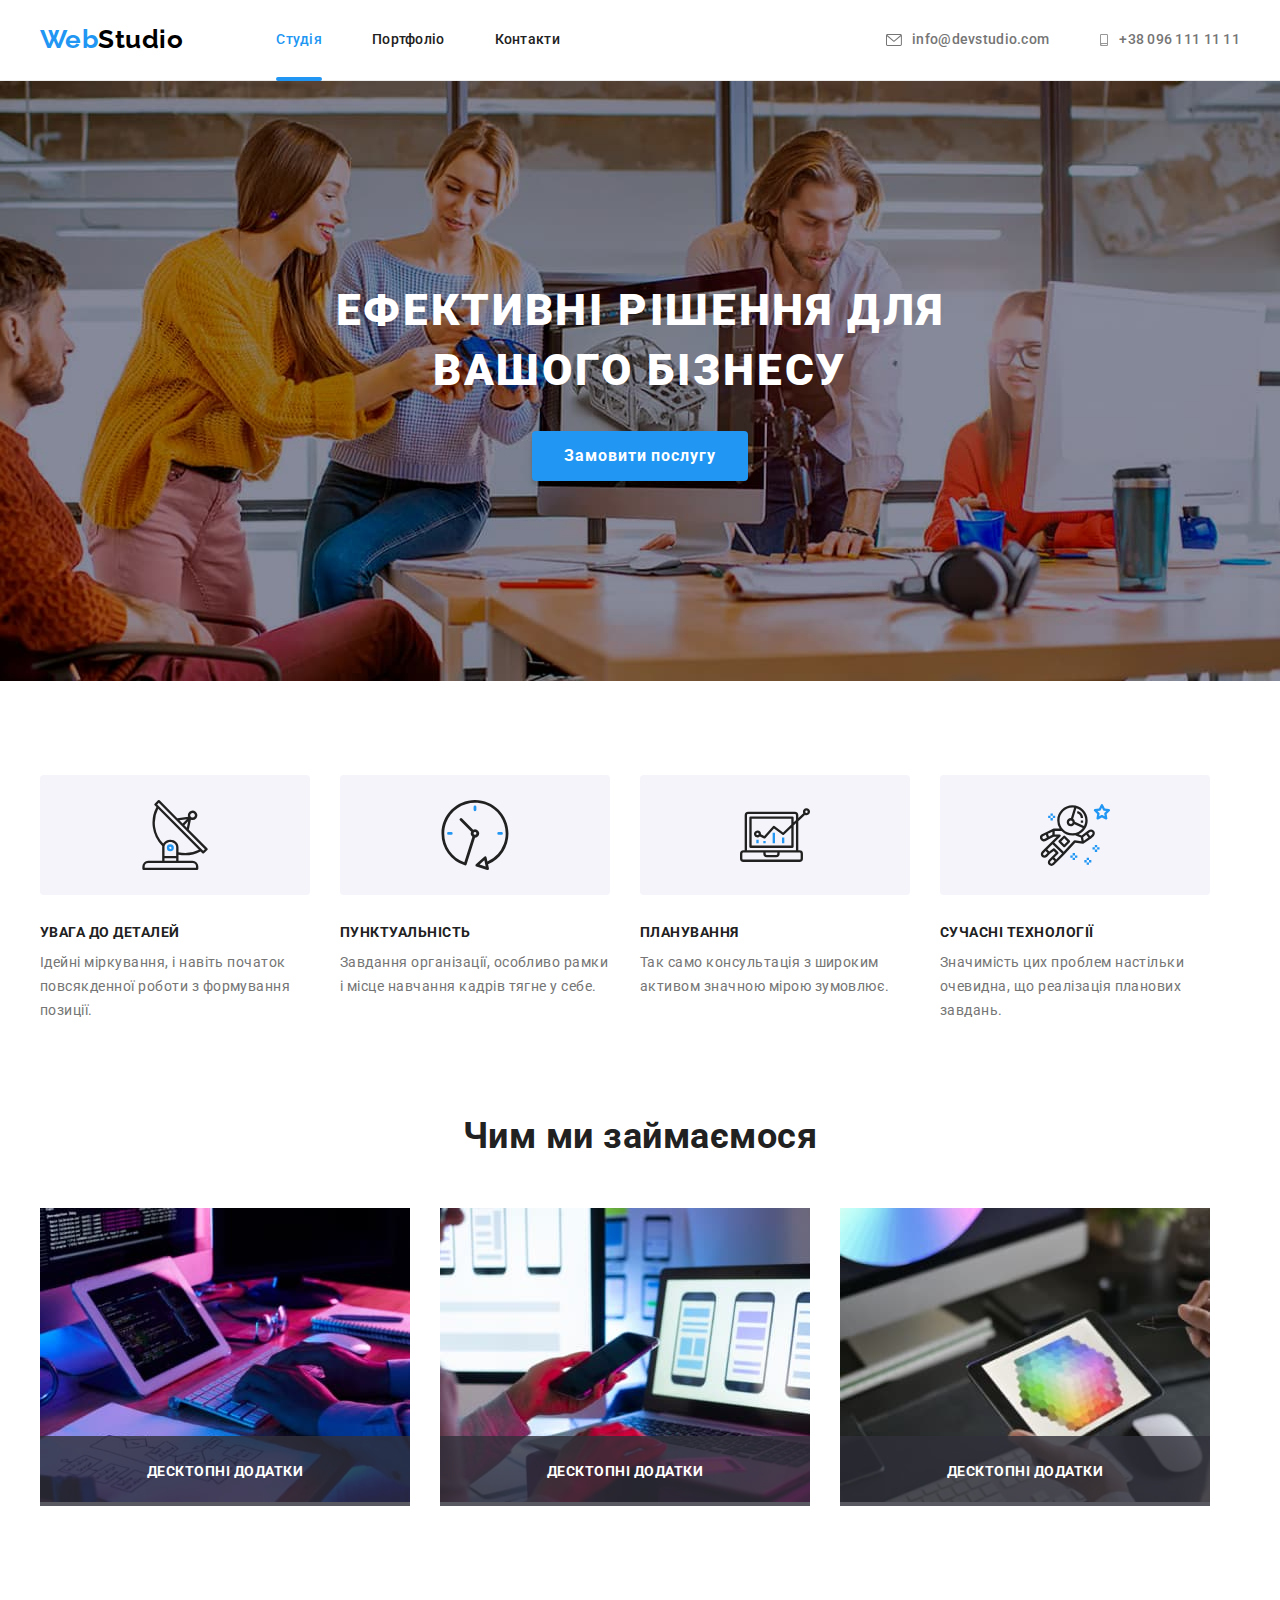
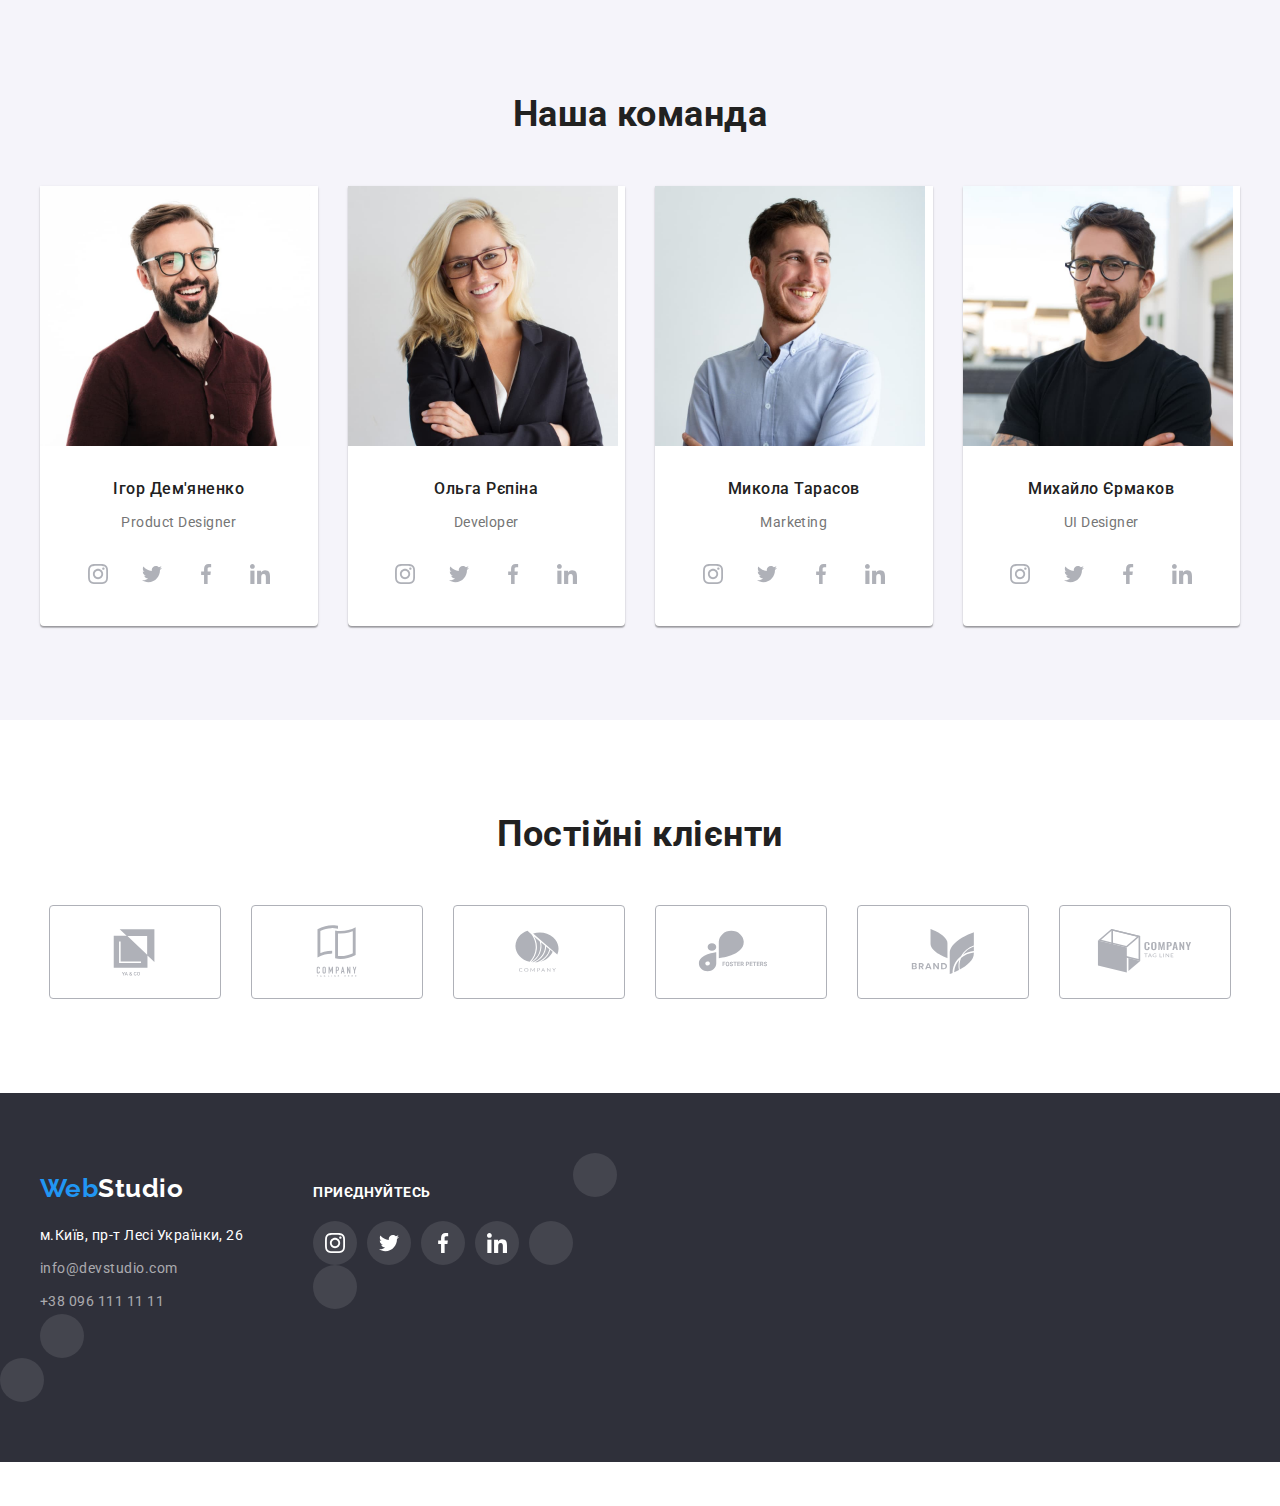
<file: index.html>
<!DOCTYPE html>
<html lang="uk">
  <head>
    <meta charset="UTF-8" />
    <meta http-equiv="X-UA-Compatible" content="IE=edge" />
    <meta name="viewport" content="width=device-width, initial-scale=1.0" />
    <title>Document</title>
    <link
      href="https://fonts.googleapis.com/css2?family=Raleway:wght@700&family=Roboto:wght@400;500;700;900&display=swap"
      rel="stylesheet"
    />
    <link
      rel="stylesheet"
      href="https://cdnjs.cloudflare.com/ajax/libs/modern-normalize/1.1.0/modern-normalize.min.css"
      integrity="sha512-wpPYUAdjBVSE4KJnH1VR1HeZfpl1ub8YT/NKx4PuQ5NmX2tKuGu6U/JRp5y+Y8XG2tV+wKQpNHVUX03MfMFn9Q=="
      crossorigin="anonymous"
      referrerpolicy="no-referrer"
    />
    <link rel="stylesheet" href="./css/styles.css" />
  </head>
  <body>
    <!--шапка сайту-->
    <header class="header">
      <div class="container navigation">
        <nav class="container-nav">
          <a href="./index.html" class="logo"><span class="logo-accent">Web</span>Studio</a>
          <ul class="site-nav-list">
            <li class="item"><a href="./index.html" class="link current">Студія</a></li>
            <li class="item"><a href="./portfolio.html" class="link">Портфоліо</a></li>
            <li class="item"><a href="" class="link">Контакти</a></li>
          </ul>
        </nav>
        <ul class="contacts">
          <li class="c-link">
            <a class="link" href="mailto:info@devstudio.com" aria-lable="email">
              <svg class="contact-icon-m" height="12" width="16">
                <use href="./images/symbol-defs.svg#icon-envelope"></use>
                </svg>info@devstudio.com
            </a>
          </li>
          <li class="c-link">
            <a class="link" href="tel:+380961111111">
              <svg class="contact-icon" with="10" heigt="12">
                <use href="./images/symbol-defs.svg#icon-smartphone"></use></svg
              >+38 096 111 11 11
            </a>
          </li>
        </ul>
      </div>
    </header>
    
    <!--Головна інформація-->
    <main>
      <div class="overlay">
        <section class="hero">
          <h1 class="hero-title">Ефективні рішення для<br />вашого бізнесу</h1>
          <button data-modal-open type="button" class="button" >Замовити послугу</button>
        </section>
      </div>
      <!--особливості-->
      <section class="section-features">
        <div class="container">
          <h2 class="title-visually-hidden">особливості</h2>
          <ul class="features">
            <li class="item">
              <h3 class="subtitle">УВАГА ДО ДЕТАЛЕЙ</h3>
              <p class="text">
                Ідейні міркування, і навіть початок повсякденної роботи з формування позиції.
              </p>
            </li>
            <li class="item">
              <h3 class="subtitle">ПУНКТУАЛЬНІСТЬ</h3>
              <p class="text">
                Завдання організації, особливо рамки і місце навчання кадрів тягне у себе.
              </p>
            </li>
            <li class="item">
              <h3 class="subtitle">ПЛАНУВАННЯ</h3>
              <p class="text">Так само консультація з широким активом значною мірою зумовлює.</p>
            </li>
            <li class="item">
              <h3 class="subtitle">СУЧАСНІ ТЕХНОЛОГІЇ</h3>
              <p class="text">
                Значимість цих проблем настільки очевидна, що реалізація планових завдань.
              </p>
            </li>
          </ul>
        </div>
      </section>
      <!--основні види діяльності-->
      <section class="section">
        <div class="container">
          <h2 class="title">Чим ми займаємося</h2>
          <ul class="actions">
            <li class="action-list">
              <div class="overlay-thumb">
              <img src="./images/img.jpg" alt="розроблення макету" width="370" class="overlay-image"/>
              <div class="overlay-text">
              <p>Десктопні додатки</p>
              </div>
              </div>
            </li>
            <li class="action-list">
              <img src="./images/img_1.jpg" alt="мобільні додатки" width="370" class="action-image"/>
                <div class="overlay-text">
              <p>Десктопні додатки</p>
              </div>
            </li>
            <li class="action-list">
              <img src="./images/img_2.jpg" alt="графічне оформлення" width="370" />
                <div class="overlay-text">
              <p>Десктопні додатки</p>
              </div>
              </li>
          </ul>
        </div>
      </section>
      <!--колектив-->
      <section class="section-team">
        <div class="container">
          <h2 class="title">Наша команда</h2>
          <ul class="team-list">
            <li class="team-item">
              <div class="team-item-about">
                <img src="./images/demyanenko_i.jpg" alt="фото_демяненко" width="270" />
                <h3 class="subtitle">Ігор Дем'яненко</h3>
                <p class="text">Product Designer</p>
                <ul class="team-social">
                  <li class="social-accounts">
                    <a href="" class="social-link" aria-label="instagram">
                      <svg class="social-icon" height="20" width="20"">
                        <use href="./images/symbol-defs.svg#icon-instagram"></use>
                      </svg>
                    </a>
                  </li>
                  <li class="social-accounts">
                    <a href="" class="social-link" aria-label="twitter">
                      <svg class="social-icon" height="20" width="20">
                        <use href="./images/symbol-defs.svg#icon-twitter"></use>
                      </svg>
                    </a>
                  </li>
                  <li class="social-accounts">
                    <a href="" class="social-link" aria-label="facebook">
                      <svg class="social-icon" height="20" width="20">
                        <use href="./images/symbol-defs.svg#icon-facebook"></use>
                      </svg>
                    </a>
                  </li>
                  <li class="social-accounts">
                    <a href="" class="social-link" aria-label="linkedin">
                      <svg class="social-icon" height="20" width="20">
                        <use href="./images/symbol-defs.svg#icon-linkedin"></use>
                      </svg>
                    </a>
                  </li>
                </ul>
              </div>
            </li>
            <li class="team-item">
              <div class="team-item-about">
                <img src="./images/repina_o.jpg" alt="фото_репіна" width="270" />
                <h3 class="subtitle">Ольга Рєпіна</h3>
                <p class="text">Developer</p>
                <ul class="team-social">
                  <li class="social-accounts">
                    <a href="" class="social-link" aria-label="instagram">
                      <svg class="social-icon" height="20" width="20"">
                        <use href="./images/symbol-defs.svg#icon-instagram"></use>
                      </svg>
                    </a>
                  </li>
                  <li class="social-accounts">
                    <a href="" class="social-link" aria-label="twitter">
                      <svg class="social-icon" height="20" width="20">
                        <use href="./images/symbol-defs.svg#icon-twitter"></use>
                      </svg>
                    </a>
                  </li>
                  <li class="social-accounts">
                    <a href="" class="social-link" aria-label="facebook">
                      <svg class="social-icon" height="20" width="20">
                        <use href="./images/symbol-defs.svg#icon-facebook"></use>
                      </svg>
                    </a>
                  </li>
                  <li class="social-accounts">
                    <a href="" class="social-link" aria-label="linkedin">
                      <svg class="social-icon" height="20" width="20">
                        <use href="./images/symbol-defs.svg#icon-linkedin"></use>
                      </svg>
                    </a>
                  </li>
                </ul>
              </div>
            </li>
            <li class="team-item">
              <div class="team-item-about">
                <img src="./images/tarasov_m.jpg" alt="фото_тарасов" width="270" />
                <h3 class="subtitle">Микола Тарасов</h3>
                <p class="text">Marketing</p>
                <ul class="team-social">
                  <li class="social-accounts">
                    <a href="" class="social-link" aria-label="instagram">
                      <svg class="social-icon" height="20" width="20"">
                        <use href="./images/symbol-defs.svg#icon-instagram"></use>
                      </svg>
                    </a>
                  </li>
                  <li class="social-accounts">
                    <a href="" class="social-link" aria-label="twitter">
                      <svg class="social-icon" height="20" width="20">
                        <use href="./images/symbol-defs.svg#icon-twitter"></use>
                      </svg>
                    </a>
                  </li>
                  <li class="social-accounts">
                    <a href="" class="social-link" aria-label="facebook">
                      <svg class="social-icon" height="20" width="20">
                        <use href="./images/symbol-defs.svg#icon-facebook"></use>
                      </svg>
                    </a>
                  </li>
                  <li class="social-accounts">
                    <a href="" class="social-link" aria-label="linkedin">
                      <svg class="social-icon" height="20" width="20">
                        <use href="./images/symbol-defs.svg#icon-linkedin"></use>
                      </svg>
                    </a>
                  </li>
                </ul>
              </div>
            </li>
            <li class="team-item">
              <div class="team-item-about">
                <img src="./images/yermakov_m.jpg" alt="фото_єрмаков" width="270" />
                <h3 class="subtitle">Михайло Єрмаков</h3>
                <p class="text">UI Designer</p>
                <ul class="team-social">
                  <li class="social-accounts">
                    <a href="" class="social-link" aria-label="instagram">
                      <svg class="social-icon" height="20" width="20"">
                        <use href="./images/symbol-defs.svg#icon-instagram"></use>
                      </svg>
                    </a>
                  </li>
                  <li class="social-accounts">
                    <a href="" class="social-link" aria-label="twitter">
                      <svg class="social-icon" height="20" width="20">
                        <use href="./images/symbol-defs.svg#icon-twitter"></use>
                      </svg>
                    </a>
                  </li>
                  <li class="social-accounts">
                    <a href="" class="social-link" aria-label="facebook">
                      <svg class="social-icon" height="20" width="20">
                        <use href="./images/symbol-defs.svg#icon-facebook"></use>
                      </svg>
                    </a>
                  </li>
                  <li class="social-accounts">
                    <a href="" class="social-link" aria-label="linkedin">
                      <svg class="social-icon" height="20" width="20">
                        <use href="./images/symbol-defs.svg#icon-linkedin"></use>
                      </svg>
                    </a>
                  </li>
                </ul>
              </div>
            </li>
          </ul>
        </div>
      </section>
      <section class="section">
        <h2 class="title">Постійні клієнти</h2>
        <ul class="companies">
                  <li class="company-list">
                    <a href="" class="company-link" aria-label="Ya&Ko">
                      <svg class="company-icon" height="60" width="106">
                        <use href="./images/symbol-defs.svg#icon-Logo1"></use>
                      </svg>
                    </a>
                  </li>
                  <li class="company-list">
                    <a href="" class="company-link" aria-label="company">
                      <svg class="company-icon" height="60" width="106">
                        <use href="./images/symbol-defs.svg#icon-Logo2"></use>
                      </svg>
                    </a>
                  </li>
                  <li class="company-list">
                    <a href="" class="company-link" aria-label="company">
                      <svg class="company-icon" height="60" width="106">
                        <use href="./images/symbol-defs.svg#icon-Logo3"></use>
                      </svg>
                    </a>
                  </li>
                  <li class="company-list">
                    <a href="" class="company-link" aria-label="foster peters">
                      <svg class="company-icon" height="60" width="106">
                        <use href="./images/symbol-defs.svg#icon-Logo4"></use>
                      </svg>
                    </a>
                  </li>
                  <li class="company-list">
                    <a href="" class="company-link" aria-label="brand">
                      <svg class="company-icon" height="60" width="106">
                        <use href="./images/symbol-defs.svg#icon-Logo5"></use>
                      </svg>
                    </a>
                  </li>
                  <li class="company-list">
                    <a href="" class="company-link" aria-label=tag-line">
                      <svg class="company-icon" height="60" width="106">
                        <use href="./images/symbol-defs.svg#icon-Logo6"></use>
                      </svg>
                    </a>
                  </li>
                  </ul>
      </section>

    </main>

    <!--футер-->
    <footer class="footer">
      <div class="container ">
        <div class="footer-main">
        <div class="footer-container">
        <a href="./index.html" class="logo-footer"><span class="logo-accent">Web</span>Studio</a>
        <address>
          <ul class="contacts-footer">
            <li class="f-contact-address">
              <a
                href="https://www.google.co.uk/maps/place/Lesi+Ukrainky+Blvd,+26,+Kyiv,+Ukraine,+02000/@50.4265841,30.5361971,17z/data=!3m1!4b1!4m5!3m4!1s0x40d4cf0e033ecbe9:0x57a4dffefec77da0!8m2!3d50.4265807!4d30.5383858"
                target="_blank"
                rel="noopener noreferrer"
                class="address"
                >м.Київ, пр-т Лесі Українки, 26
              </a>
            </li>
            <li class="f-contact-link">
              <a href="mailto:info@devstudio.com" class="footer-link">info@devstudio.com</a>
            </li>
            <li class="f-contact-link">
              <a href="tel:+380961111111" class="footer-link">+38 096 111 11 11</a>
            </li>
          </ul>
        </address>
      </div>
      <div class="footer-social">
        <h3 class="footer-second">Приєднуйтесь</h3>
        <ul class="footer-social-l">
                  <li class="f-social-accounts">
                    <a href="" class="f-social-link" aria-label="instagram">
                      <svg class="f-social-icon" height="20" width="20"">
                        <use href="./images/symbol-defs.svg#icon-instagram"></use>
                      </svg>
                    </a>
                  </li>
                  <li class="f-social-accounts">
                    <a href="" class="f-social-link" aria-label="twitter">
                      <svg class="f-social-icon" height="20" width="20">
                        <use href="./images/symbol-defs.svg#icon-twitter"></use>
                      </svg>
                    </a>
                  </li>
                  <li class="f-social-accounts">
                    <a href="" class="f-social-link" aria-label="facebook">
                      <svg class="f-social-icon" height="20" width="20">
                        <use href="./images/symbol-defs.svg#icon-facebook"></use>
                      </svg>
                    </a>
                  </li>
                  <li class="f-social-accounts">
                    <a href="" class="f-social-link" aria-label="linkedin">
                      <svg class="f-social-icon" height="20" width="20">
                        <use href="./images/symbol-defs.svg#icon-linkedin"></use>
                      </svg>
                    <!-- </a> -->
                  </li>
                </ul>
            </div>
            </div>
      </div>
      
    </footer>

    <div class="backdrop is-hidden" data-modal>
      <div class="modal">
        <button data-modal-close type="button" class="btn-m"></button>
      </div>
    <!-- </div> -->
     <script src="./js/modal.js"></script>
  </body>
</html>
</file>
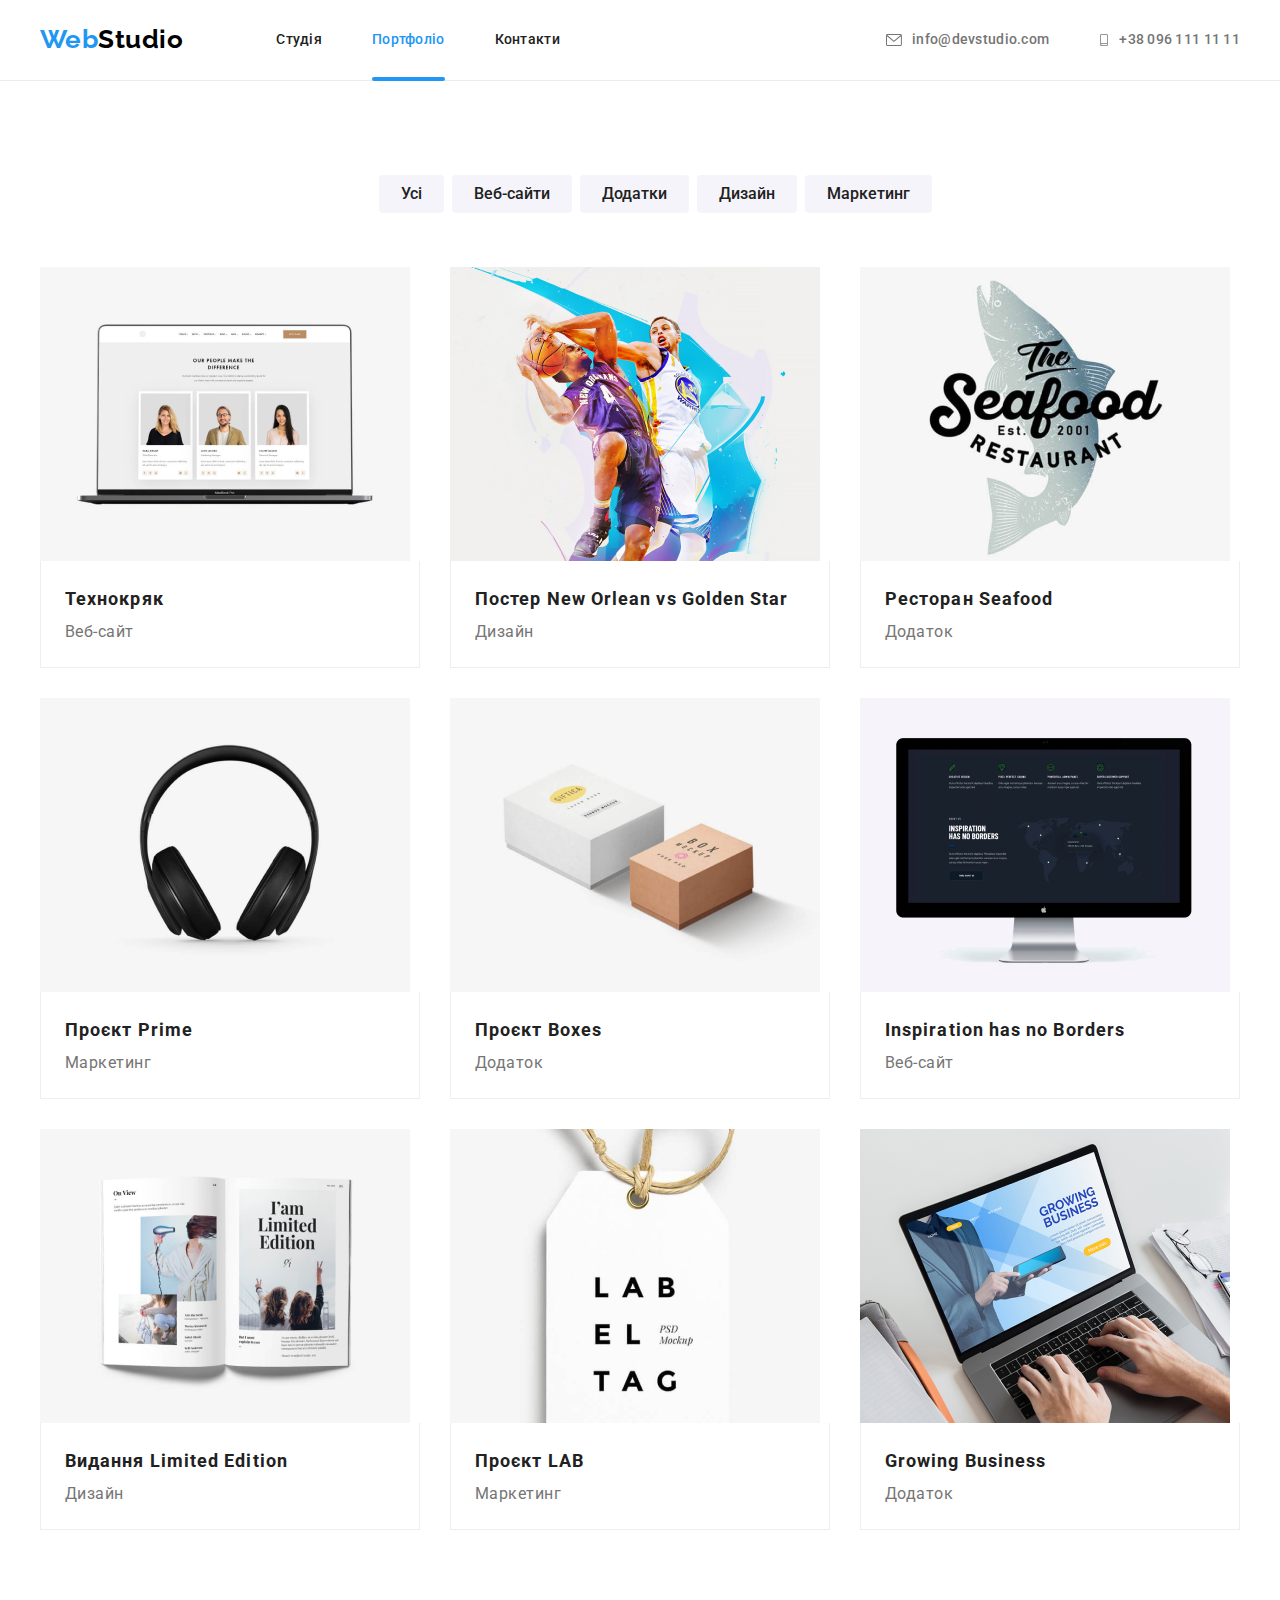
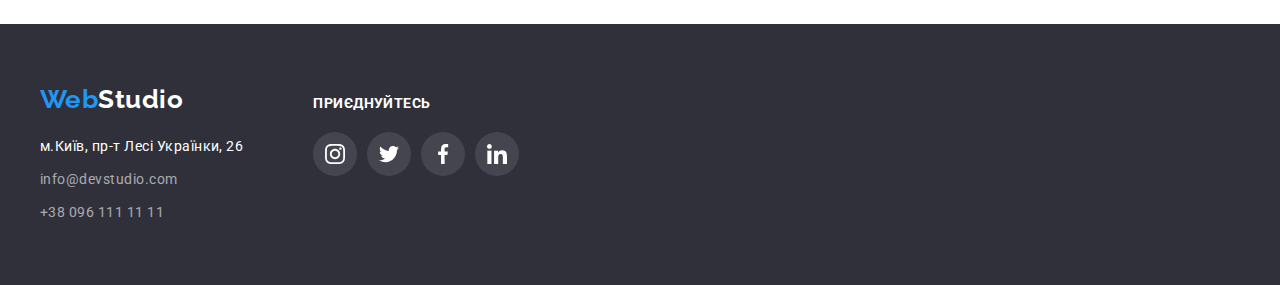
<file: portfolio.html>
<!DOCTYPE html>
<html lang="uk">
  <head>
    <meta charset="UTF-8" />
    <meta http-equiv="X-UA-Compatible" content="IE=edge" />
    <meta name="viewport" content="width=device-width, initial-scale=1.0" />
    <title>Document</title>
    <link
      href="https://fonts.googleapis.com/css2?family=Raleway:wght@700&family=Roboto:wght@400;500;700;900&display=swap"
      rel="stylesheet"
    />
    <link
      rel="stylesheet"
      href="https://cdnjs.cloudflare.com/ajax/libs/modern-normalize/1.1.0/modern-normalize.min.css"
      integrity="sha512-wpPYUAdjBVSE4KJnH1VR1HeZfpl1ub8YT/NKx4PuQ5NmX2tKuGu6U/JRp5y+Y8XG2tV+wKQpNHVUX03MfMFn9Q=="
      crossorigin="anonymous"
      referrerpolicy="no-referrer"
    />
    <link rel="stylesheet" href="./css/styles.css" />
  </head>
  <body>
    <!--шапка сайту-->
    <header class="header">
      <div class="container navigation">
        <nav class="container-nav">
          <a href="./index.html" class="logo"><span class="logo-accent">Web</span>Studio</a>
          <ul class="site-nav-list">
            <li class="item"><a href="./index.html" class="link">Студія</a></li>
            <li class="item"><a href="./portfolio.html" class="link current">Портфоліо</a></li>
            <li class="item"><a href="" class="link">Контакти</a></li>
          </ul>
        </nav>
        <ul class="contacts">
          <li class="c-link">
            <a class="link" href="mailto:info@devstudio.com" aria-lable="email">
              <svg class="contact-icon-m" height="12" width="16">
                <use href="./images/symbol-defs.svg#icon-envelope"></use>
                </svg>info@devstudio.com
            </a>
          </li>
          <li class="c-link">
            <a class="link" href="tel:+380961111111">
              <svg class="contact-icon" with="10" heigt="12">
                <use href="./images/symbol-defs.svg#icon-smartphone"></use></svg
              >+38 096 111 11 11
            </a>
          </li>
        </ul>
      </div>
    </header>
    <!--Головна інформація-->
    <main>
      <section class="section">
        <!--роботи-->
        <div class="portfolio-works">
          <div class="container-portfolio-nav">
            <h1 class="title-visually-hidden">роботи</h1>
            <ul class="button-nav">
              <li class="btn-portfolio">
                <button type="button" class="button-portfolio">Усі</button>
              </li>
              <li class="btn-portfolio">
                <button type="button" class="button-portfolio">Веб-сайти</button>
              </li>
              <li class="btn-portfolio">
                <button type="button" class="button-portfolio">Додатки</button>
              </li>
              <li class="btn-portfolio">
                <button type="button" class="button-portfolio">Дизайн</button>
              </li>
              <li class="btn-portfolio">
                <button type="button" class="button-portfolio">Маркетинг</button>
              </li>
            </ul>
          </div>

          <ul class="work-list">

            <li class="portfolio-item">
              <div class="image-overlay">
              <a href="/" class="work-link">
                <img
                  src="./images/tekhnokryak_project.png"
                  alt="робота веб сторінки"
                  width="370"
                  class="image"/>
                  <div class="overlay-works">
                <p class="overlay-worktext">Ресурс пропонує комплексні пропозиції з різним рівнем функціоналу та сервісів. Все це дозволить відвідувачу отримати вичерпні відомості про компанію чи приватну особу.</p>
              </div>
                  </div>
                <div class="work-item">
                  <h2 class="subtitle">Технокряк</h2>
                  <p class="text">Веб-сайт</p>
                </div>
              </a>
            
            </li>

            <li class="portfolio-item">
              <a href="/" class="work-link">
                <img
                  src="./images/new_orl_an_vs_golden_star.png"
                  alt="дизайнерська робота"
                  width="370"
                  class="image"
                />
                <div class="work-item">
                  <h2 class="subtitle">Постер New Orlean vs Golden Star</h2>
                  <p class="text">Дизайн</p>
                </div>
              </a>
            </li>
            <li class="portfolio-item">
              <a href="/" class="work-link">
                <img
                  src="./images/seafood.png"
                  alt="робота додатоку для ресторану"
                  width="370"
                  class="image"
                />
                <div class="work-item">
                  <h2 class="subtitle">Ресторан Seafood</h2>
                  <p class="text">Додаток</p>
                </div>
              </a>
            </li>
            <li class="portfolio-item">
              <a href="" class="work-link">
                <img
                  src="./images/prime.png"
                  alt="робота маркетингового проекту прайм"
                  width="370"
                  class="image"
                />
                <div class="work-item">
                  <h2 class="subtitle">Проєкт Prime</h2>
                  <p class="text">Маркетинг</p>
                </div>
              </a>
            </li>
            <li class="portfolio-item">
              <a href="" class="work-link">
                <img
                  src="./images/boxes.png"
                  alt="робота додатку боксис"
                  width="370"
                  class="image"
                />
                <div class="work-item">
                  <h2 class="subtitle">Проєкт Boxes</h2>
                  <p class="text">Додаток</p>
                </div>
              </a>
            </li>
            <li class="portfolio-item">
              <a href="" class="work-link">
                <img
                  src="./images/inspiration_has_no_borders.png"
                  alt="робота веб сторінки "
                  width="370"
                  class="image"
                />
                <div class="work-item">
                  <h2 class="subtitle">Inspiration has no Borders</h2>
                  <p class="text">Веб-сайт</p>
                </div>
              </a>
            </li>
            <li class="portfolio-item">
              <a href="" class="work-link">
                <img
                  src="./images/limited_edition.png"
                  alt="дизайнерська робота"
                  width="370"
                  class="image"
                />
                <div class="work-item">
                  <h2 class="subtitle">Видання Limited Edition</h2>
                  <p class="text">Дизайн</p>
                </div>
              </a>
            </li>
            <li class="portfolio-item">
              <a href="" class="work-link">
                <img
                  src="./images/LAB.png"
                  alt="робота маркетингового проекту"
                  width="370"
                  class="image"
                />
                <div class="work-item">
                  <h2 class="subtitle">Проєкт LAB</h2>
                  <p class="text">Маркетинг</p>
                </div>
              </a>
            </li>
            <li class="portfolio-item">
              <a href="" class="work-link">
                <img
                  src="./images/growing_business.png"
                  alt="робота додатку зростання бізнесу"
                  width="370"
                  class="image"
                />
                <div class="work-item">
                  <h2 class="subtitle">Growing Business</h2>
                  <p class="text">Додаток</p>
                </div>
              </a>
            </li>
          </ul>
        </div>
      </section>
    </main>

    <!--футер-->
    <footer class="footer">
      <div class="container ">
        <div class="footer-main">
        <div class="footer-container">
        <a href="./index.html" class="logo-footer"><span class="logo-accent">Web</span>Studio</a>
        <address>
          <ul class="contacts-footer">
            <li class="f-contact-address">
              <a
                href="https://www.google.co.uk/maps/place/Lesi+Ukrainky+Blvd,+26,+Kyiv,+Ukraine,+02000/@50.4265841,30.5361971,17z/data=!3m1!4b1!4m5!3m4!1s0x40d4cf0e033ecbe9:0x57a4dffefec77da0!8m2!3d50.4265807!4d30.5383858"
                target="_blank"
                rel="noopener noreferrer"
                class="address"
                >м.Київ, пр-т Лесі Українки, 26
              </a>
            </li>
            <li class="f-contact-link">
              <a href="mailto:info@devstudio.com" class="footer-link">info@devstudio.com</a>
            </li>
            <li class="f-contact-link">
              <a href="tel:+380961111111" class="footer-link">+38 096 111 11 11</a>
            </li>
          </ul>
        </address>
      </div>
      <div class="footer-social">
        <h3 class="footer-second">Приєднуйтесь</h3>
        <ul class="footer-social-l">
                  <li class="f-social-accounts">
                    <a href="" class="f-social-link" aria-label="instagram">
                      <svg class="f-social-icon" height="20" width="20"">
                        <use href="./images/symbol-defs.svg#icon-instagram"></use>
                      </svg>
                    </a>
                  </li>
                  <li class="f-social-accounts">
                    <a href="" class="f-social-link" aria-label="twitter">
                      <svg class="f-social-icon" height="20" width="20">
                        <use href="./images/symbol-defs.svg#icon-twitter"></use>
                      </svg>
                    </a>
                  </li>
                  <li class="f-social-accounts">
                    <a href="" class="f-social-link" aria-label="facebook">
                      <svg class="f-social-icon" height="20" width="20">
                        <use href="./images/symbol-defs.svg#icon-facebook"></use>
                      </svg>
                    </a>
                  </li>
                  <li class="f-social-accounts">
                    <a href="" class="f-social-link" aria-label="linkedin">
                      <svg class="f-social-icon" height="20" width="20">
                        <use href="./images/symbol-defs.svg#icon-linkedin"></use>
                      </svg>
                    </a>
                  </li>
                </ul>
            </div>
            </div>
      </div>
      
    </footer>
  </body>
</html>
</file>
<file: css/styles.css>
/* accent colour #2196F3 */
/*studio coulour #000000 */
/* main colour #212121 */
/* shade colour #757575 */
/*secondary colour #FFFFFF */
/* footer nav colour rgba(255, 255, 255, 0.6) */
/* background: #F5F5F5; */
/* background footer: #2F303A */
/* background portfolio butomn: #F5F4FA */
:root {
  --primary-text-color: #212121;
  --text-color: #757575;
  --accent-color: #2196f3;
}

body {
  margin: 0;
  color: var(--primary-text-color);
  background-color: #ffffff;
  font-family: Roboto, sans-serif;
  letter-spacing: 0.03em;
  font-style: normal;
  font-weight: 400;
}

ul,
h1,
h2,
h3,
h4,
p {
  list-style: none;
  padding: 0;
  margin: 0;
  margin-block-start: 0;
  margin-block-end: 0;
}
.link {
  text-decoration: none;
}

.container {
  margin: 0 auto;
  width: 1200px;
  padding-left: 15px;
  padding-right: 15px;
}
.header {
  border-bottom: 1px solid #ececec;
}

.logo {
  color: #000000;
  font-family: Raleway, sans-serif;
  font-weight: 700;
  font-size: 26px;
  line-height: 1.19;
  text-decoration: none;
  padding-top: 24px;
  padding-bottom: 25px;
  margin-right: 93px;
}
.logo-accent {
  color: var(--accent-color);
  font-family: Raleway, sans-serif;
  font-weight: 700;
  font-size: 26px;
  line-height: 1.19;
}

/* site nav */
.site-nav-list {
  display: flex;
}
.container-nav {
  display: flex;
}
.site-nav-list .item:not(:last-child) {
  margin-right: 50px;
}

.site-nav-list .link {
  display: block;
  padding-top: 32px;
  padding-bottom: 32px;
}

.site-nav-list .link {
  color: var(--primary-text-color);
  font-family: 'Roboto';
  font-weight: 500;
  font-size: 14px;
  line-height: 1.14;
  letter-spacing: 0.02em;
  text-decoration: none;
}
.site-nav-list .link:hover,
.site-nav-list .link:focus {
  color: var(--accent-color);
}
.site-nav-list .link.current {
  color: var(--accent-color);
}
.navigation {
  display: flex;
  align-items: center;
}
/* contacts */
.contacts {
  display: flex;
  margin-left: auto;
}
.contacts .c-link:not(:last-child) {
  margin-right: 50px;
}
.contacts .link {
  color: var(--text-color);
  font-weight: 500;
  font-size: 14px;
  line-height: 1.14;
  letter-spacing: 0.02em;
  text-decoration: none;
}
.c-link .link {
  color: var(--text-color);
  font-weight: 500;
  font-size: 14px;
  line-height: 1.14px;
  letter-spacing: 0.02em;
}
.contacts .link:hover,
.contacts .link:focus {
  color: var(--accent-color);
  fill: var(--accent-color);
  /* stroke: var(--accent-color); */
}

.contacts .c-link:not(:last-child) {
  margin-right: 50px;
}
/* hero */
.hero {
  text-align: center;

  padding-top: 200px;
  padding-bottom: 200px;
}
.hero-title {
  margin-bottom: 30px;
  color: #ffffff;
  font-weight: 900;
  font-size: 44px;
  line-height: 1.36;
  text-align: center;
  letter-spacing: 0.06em;
  text-transform: uppercase;
}
.section .title {
  color: var(--primary-text-color);

  font-weight: 700;
  font-size: 36px;
  line-height: 1.16;
  text-align: center;
  margin-bottom: 50px;
}

.team-list .subtitle {
  color: var(--primary-text-color);

  font-weight: 500;
  font-size: 16px;
  line-height: 1.18;
  margin-top: 30px;
  text-align: center;
}

.title-visually-hidden {
  position: absolute;
  white-space: nowrap;
  width: 1px;
  height: 1px;
  overflow: hidden;
  border: 0;
  padding: 0;
  clip: rect(0 0 0 0);
  clip-path: inset(50%);
  margin: -1px;
}
.team-list .text {
  margin-bottom: 16px;
  color: var(--text-color);

  font-size: 14px;
  line-height: 1.92;
  margin-top: 10px;
  text-align: center;
}
.team-list {
  display: flex;
}
.team-item {
  display: inline-block;
  width: calc((100% - 90px) / 4);
}

.team-item:not(:last-child) {
  margin-right: 30px;
}
.team-item-about {
  background-color: #ffffff;
  padding-bottom: 30px;
  box-shadow: 0px 1px 3px rgba(0, 0, 0, 0.12), 0px 1px 1px rgba(0, 0, 0, 0.14),
    0px 2px 1px rgba(0, 0, 0, 0.2);
  border-radius: 0px 0px 4px 4px;
}
.section {
  padding-top: 94px;
  padding-bottom: 94px;
}
.section-team {
  padding-top: 94px;
  padding-bottom: 94px;
  background-color: #f5f4fa;
}
.section-team .title {
  margin-bottom: 50px;
  text-align: center;

  color: var(--primary-text-color);

  font-weight: 700;
  font-size: 36px;
  line-height: 1.16;
}
.section-features {
  padding-top: 94px;
}
.features {
  display: flex;
  flex-wrap: wrap;
}
.features .item {
  width: 270px;
  margin-right: 30px;
}
.features .item:last-child {
  margin-right: 0;
}
.features .subtitle {
  color: var(--primary-text-color);

  font-weight: 700;
  font-size: 14px;
  line-height: 1.14;
  text-transform: uppercase;
}
.features .text {
  color: var(--text-color);

  font-size: 14px;
  line-height: 1.71;
  margin-top: 10px;
}
.button {
  display: inline-block;
  font-family: 'Roboto';

  color: #ffffff;
  background-color: var(--accent-color);
  font-weight: 700;
  font-size: 16px;
  line-height: 1.88;
  cursor: pointer;
  letter-spacing: 0.06em;

  box-shadow: 0px 4px 4px rgba(0, 0, 0, 0.15);
  border-radius: 4px;
  padding: 10px 32px;

  border: none;
}

/* Чим ми займаємося */

.actions {
  display: flex;
}

.action-list {
  position: relative;
  margin-right: 30px;
  margin-bottom: 0px;
}
.action-list:last-child {
  margin-right: 0;
}
.overlay-image {
  position: relative;
}
.overlay-text {
  position: absolute;
  width: 100%;
  height: 70px;
  bottom: 0px;
  margin: 0%;
  background: rgba(47, 48, 58, 0.8);
  color: #ffffff;
  text-transform: uppercase;
  font-weight: 700;
  font-size: 14px;
  line-height: 1.4px;

  justify-content: center;
  align-items: center;
  display: flex;
}

/* footer */
.footer {
  background-color: #2f303a;
  padding-top: 60px;
  padding-bottom: 60px;
}
.logo-footer {
  color: #ffffff;
  font-family: Raleway, sans-serif;
  font-weight: 700;
  font-size: 26px;
  line-height: 1.19;
  text-decoration: none;
}
.contacts-footer .address {
  color: #ffffff;
  font-style: normal;
  font-size: 14px;
  line-height: 1.71;
  text-decoration: none;
}
.contacts-footer .address:hover,
.contacts-footer .address:focus {
  color: var(--accent-color);
}
.f-contact-address {
  margin-top: 20px;
}
.f-contact-link {
  margin-top: 9px;
}
.footer-link {
  color: rgba(255, 255, 255, 0.6);

  font-style: normal;
  font-size: 14px;
  line-height: 1.71;
  text-decoration: none;
}
.footer-link:hover,
.footer-link:focus {
  color: var(--accent-color);
}

/* portfolio */

.button-portfolio {
  display: block;
  padding: 6px 22px;

  font-family: 'Roboto';
  color: var(--primary-text-color);
  background-color: #f5f4fa;

  font-weight: 500;
  font-size: 16px;
  line-height: 1.62;
  text-align: center;
  text-decoration: none;
  cursor: pointer;
  border: none;
  border-radius: 4px;
}
.btn-portfolio:not(:last-child) {
  margin-right: 8px;
}

.button-portfolio:hover,
.button-portfolio:focus {
  color: #ffffff;
  background-color: var(--accent-color);
}
.work-list .subtitle {
  color: var(--primary-text-color);
  font-weight: 700;
  font-size: 18px;
  line-height: 2;
  letter-spacing: 0.06em;
}
.work-list .text {
  color: var(--text-color);
  font-size: 16px;
  line-height: 1.88;
}
.portfolio-works {
  width: 1200px;
  padding-left: 15px;
  padding-right: 15px;
  margin-left: auto;
  margin-right: auto;
}
.work-list {
  display: flex;
  flex-wrap: wrap;
}
.work-link,
.link-icon {
  text-decoration: none;
}
.work-item {
  border-left: 1px solid #eeeeee;
  border-bottom: 1px solid #eeeeee;
  border-right: 1px solid #eeeeee;
  padding-left: 24px;
  padding-right: 24px;
  padding-top: 20px;
  padding-bottom: 20px;
}
.image {
  display: block;
}
.portfolio-item {
  display: inline-block;
  width: calc((100% - 60px) / 3);
  margin-right: 30px;
  margin-bottom: 30px;
  background: #ffffff;
}
.portfolio-item:hover,
.portfolio-item:focus {
  box-shadow: 0px 1px 1px rgba(0, 0, 0, 0.12), 0px 4px 4px rgba(0, 0, 0, 0.06),
    1px 4px 6px rgba(0, 0, 0, 0.16);
}
.portfolio-item:nth-child(3n) {
  margin-right: 0;
}
.portfolio-item:nth-last-child(-n + 3) {
  margin-bottom: 0;
}
.container-portfolio-nav {
  width: 1200px;
  padding-left: 15px;
  padding-right: 15px;
  margin-left: auto;
  margin-right: auto;
}
.button-nav {
  display: flex;
  align-items: center;
  justify-content: center;
  margin-bottom: 54px;
}
.overlay {
  max-width: 1600px;
  margin-left: auto;
  margin-right: auto;
  background-color: #757575;
  background-image: linear-gradient(rgba(47, 48, 58, 0.4));
  background-size: cover;
  background-repeat: no-repeat;
  background-position: center;
  background-image: url('../images/bg\ \(1\).jpg');
}
.features .item:nth-child(1)::before {
  content: '';
  display: block;
  height: 120px;
  margin-bottom: 30px;
  background-image: url('../images/antenna.svg');
  background-color: #f5f4fa;
  background-repeat: no-repeat;
  background-size: 70px;
  background-position: center;
  border-radius: 4px;
}
.features .item:nth-child(2)::before {
  content: '';
  display: block;
  height: 120px;
  margin-bottom: 30px;
  background-image: url('../images/clock.svg');
  background-color: #f5f4fa;
  background-repeat: no-repeat;
  background-size: 70px;
  background-position: center;
  border-radius: 4px;
}
.features .item:nth-child(3)::before {
  content: '';
  display: block;
  height: 120px;
  margin-bottom: 30px;
  background-image: url('../images/diagram.svg');
  background-color: #f5f4fa;
  background-repeat: no-repeat;
  background-size: 70px;
  background-position: center;
  border-radius: 4px;
}
.features .item:nth-child(4)::before {
  content: '';
  display: block;
  height: 120px;
  margin-bottom: 30px;
  background-image: url('../images/astronaut.svg');
  background-color: #f5f4fa;
  background-repeat: no-repeat;
  background-size: 70px;
  background-position: center;
  border-radius: 4px;
}
.c-link {
  display: flex;
}
.contact-icon {
  width: 10px;
  height: 12px;
  fill: currentColor;
  margin-right: 10px;
}
.contact-icon-m {
  width: 16px;
  height: 12px;
  fill: currentColor;
  margin-right: 10px;
}

.link {
  display: flex;
  justify-content: center;
  align-items: center;
}
.team-social {
  display: flex;
  list-style: none;
  margin: 0;
  padding: 0;
  justify-content: center;
}
.social-accounts:not(:last-child) {
  margin-right: 10px;
}
.social-link {
  border-radius: 50%;
  background-color: #fff;
  width: 44px;
  height: 44px;
  display: flex;
  justify-content: center;
  align-items: center;
  fill: #afb1b8;
}
.social-link:hover .social-icon,
.social-link:focus .social-icon {
  background-color: var(--accent-color);
  fill: #fff;
}
.social-link:hover,
.social-link:focus {
  background-color: var(--accent-color);
}

/* companies */
.companies {
  display: flex;
  list-style: none;
  margin: 0;
  padding: 0;
  justify-content: center;
}
.company-list:not(:last-child) {
  margin-right: 30px;
}
.company-link {
  border-radius: 4px;
  background-color: #fff;
  width: 170px;
  height: 92px;
  display: flex;
  justify-content: center;
  align-items: center;
  fill: #afb1b8;
  border: 1px solid #afb1b8;
}

.company-link:hover,
.company-link:focus {
  border-color: var(--accent-color);

  fill: var(--accent-color);
}
.footer-second {
  margin-bottom: 20px;
  font-weight: 700;
  font-size: 14px;
  line-height: 1.14;
  letter-spacing: 0.03em;
  text-transform: uppercase;
  color: #ffffff;
}
.footer-social {
  display: block;
}
.footer-social-l {
  display: flex;
}

.footer-main {
  display: flex;
  align-items: baseline;
}
.footer-container {
  margin-right: 70px;
}

/* footer social links */
/* ul */
.team-socialfooter-social-l {
  display: flex;
  list-style: none;
  margin: 0;
  padding: 0;
  justify-content: center;
}
/* li */
.f-social-accounts:not(:last-child) {
  margin-right: 10px;
}
/* a */
.f-social-link {
  border-radius: 50%;
  background-color: rgba(255, 255, 255, 0.1);
  width: 44px;
  height: 44px;
  display: flex;
  justify-content: center;
  align-items: center;
  fill: #ffffff;
  background: rgba(255, 255, 255, 0.1);
}
/* svg */
.f-social-link:hover .f-social-icon,
.f-social-link:focus .f-social-icon {
  background-color: var(--accent-color);
  fill: #fff;
}
.f-social-link:hover,
.f-social-link:focus {
  background-color: var(--accent-color);
}

.site-nav-list .link.current {
  position: relative;
}

.site-nav-list .link.current::after {
  position: absolute;
  content: '';
  display: block;
  width: 100%;
  height: 4px;
  background-color: transparent;
  border-radius: 2px;
  left: 0;
  bottom: 0;
  margin-bottom: -1px;

  background-color: var(--accent-color);
}

.image-overlay {
  display: block;
  position: relative;
  overflow: hidden;
}

.overlay-works {
  display: flex;
  position: absolute;
  width: 100%;
  min-height: 294px;
  top: 0;
  right: 0;
  transition: transform 250ms;
}
.overlay-worktext {
  font-size: 18px;
  line-height: 1.5;
  color: #ffffff;
  background: rgba(33, 150, 243, 0.9);
  padding-left: 24px;
  padding-right: 24px;
  padding-top: 63px;

  transform: translateY(100%);
  transition-delay: 300ms;
}
.overlay-works:hover {
  transform: translateY(-100%);
}

/* .btn{
  position: relative;
  display: inline-flex;
  align-items: center;
  overflow: hidden;

  background-color: gray;
  color: #ffffff;

  font-weight: 700;
  font-size: 16px;
  line-height: 1.88;
  cursor: pointer;
  letter-spacing: 0.06em;

  box-shadow: 0px 4px 4px rgba(0, 0, 0, 0.15);
  border-radius: 4px;
  align-items: center;
}
.btn::after {
  content: '';
  display: inline-block;
  width: 20px;
  height: 20px;
  background-color: orange;
  margin: 10px;
  background-image: url(../images/clock.svg);
  background-size: contain;
  transition: transform 250ms;
}
.btn:hover::after {
  transform: translateY(-35px);
}
.btn:before {
  content: '';
  position: absolute;
  top: 45px;
  left: 168.7px;
  display: inline-block;
  width: 20px;
  height: 20px;
  background-color: white;

  transition: transform 250ms;
}
.btn:hover::before {
  transform: translateY(calc(50% - 45px));
} */

.backdrop {
  position: fixed;
  top: 0;
  left: 0;
  width: 100%;
  height: 100%;
  background: rgba(0, 0, 0, 0.5);
}

.backdrop.is-hidden {
  opacity: 0;
  pointer-events: none;
}

.modal {
  position: absolute;
  top: 50%;
  left: 50%;
  transform: translate(-50%, -50%);
  width: 528px;
  height: 581px;
  background: #ffffff;
  box-shadow: 0px 1px 3px rgba(0, 0, 0, 0.12), 0px 1px 1px rgba(0, 0, 0, 0.14),
    0px 2px 1px rgba(0, 0, 0, 0.2);
  border-radius: 4px;
}
.btn-m {
  padding: 8px;
  border-radius: 50%;
  background: #ffffff;
  border: 1px solid rgba(0, 0, 0, 0.1);
  background-image: url(../images/close-btn.svg);
  background-size: contain;
  display: flex;
  justify-content: flex-end;
}
</file>
